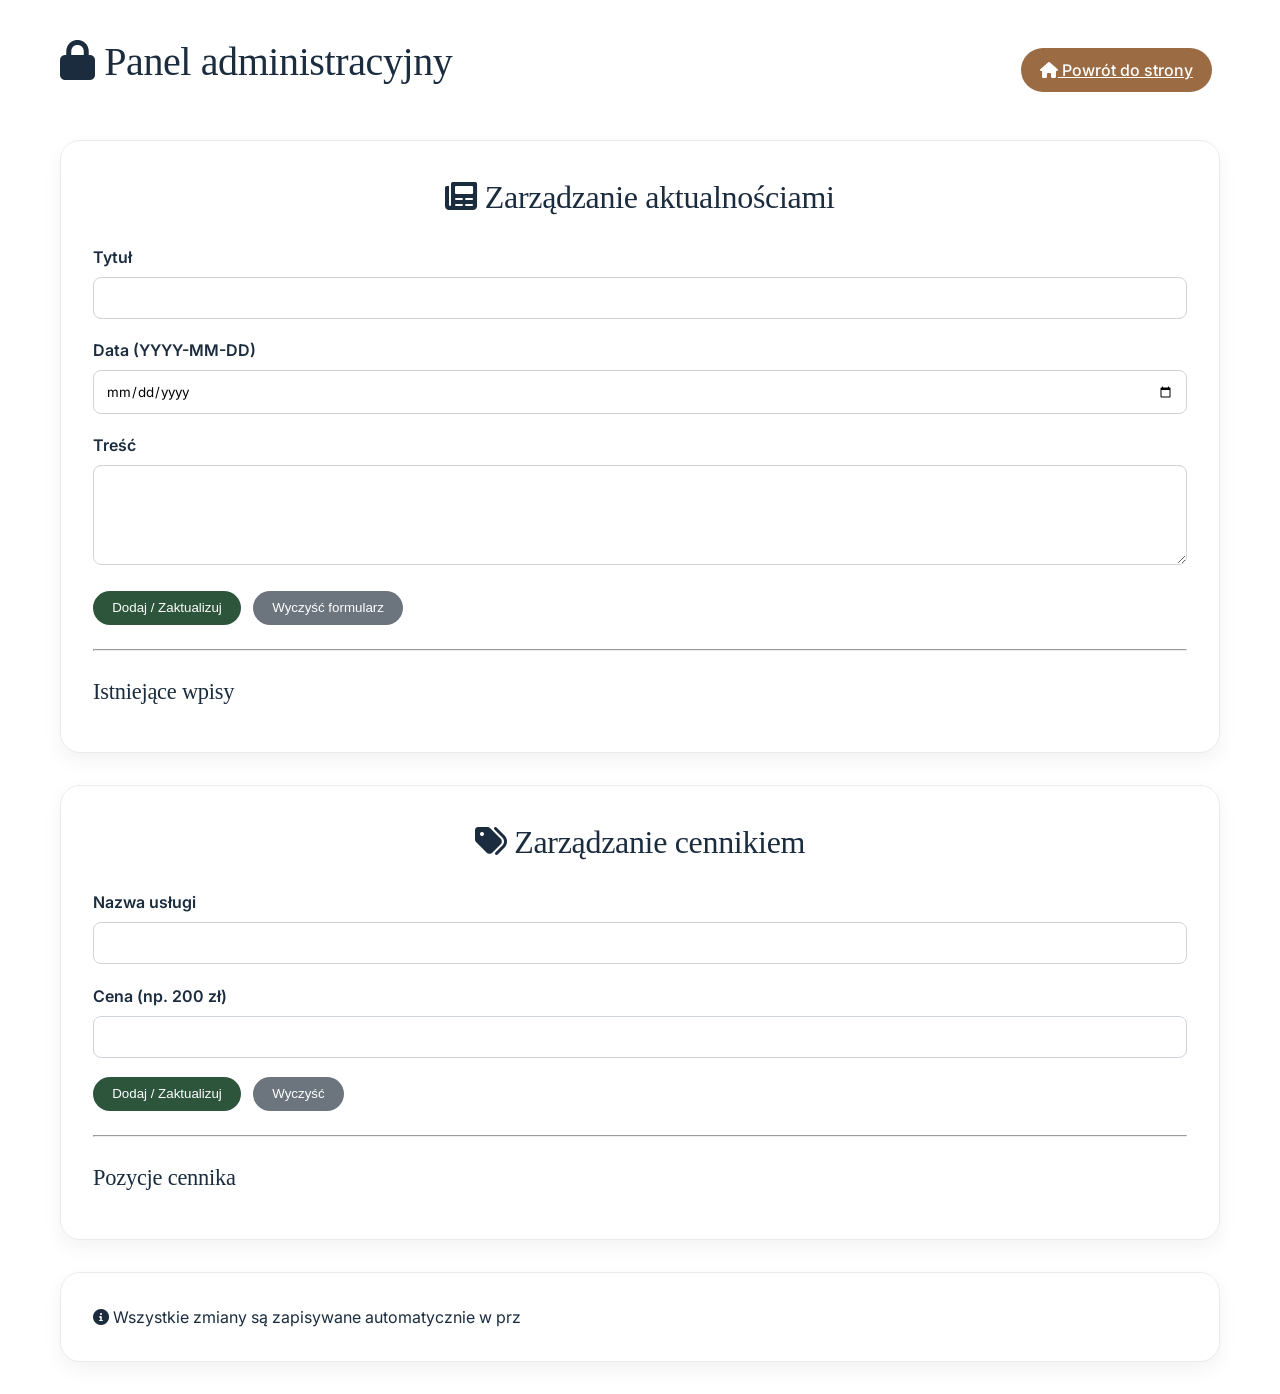
<file: admin.html>
<!DOCTYPE html>
<html lang="pl">
<head>
    <meta charset="UTF-8">
    <meta name="viewport" content="width=device-width, initial-scale=1.0">
    <title>Panel administracyjny | Gabinet Rzymski</title>
    <link rel="stylesheet" href="style.css">
    <link href="https://fonts.googleapis.com/css2?family=Inter:wght@300;400;500;600;700&display=swap" rel="stylesheet">
    <link rel="stylesheet" href="https://cdnjs.cloudflare.com/ajax/libs/font-awesome/6.0.0-beta3/css/all.min.css">
    <style>
        .admin-container {
            max-width: 1200px;
            margin: 2rem auto;
            padding: 0 20px;
        }
        .admin-header {
            display: flex;
            justify-content: space-between;
            align-items: center;
            margin-bottom: 2rem;
            flex-wrap: wrap;
        }
        .admin-card {
            background: white;
            border-radius: 20px;
            padding: 2rem;
            margin-bottom: 2rem;
            box-shadow: 0 8px 20px rgba(0,0,0,0.05);
            border: 1px solid #e9ecef;
        }
        .form-group {
            margin-bottom: 1.2rem;
        }
        label {
            display: block;
            margin-bottom: 0.5rem;
            font-weight: 600;
        }
        input, textarea {
            width: 100%;
            padding: 0.75rem;
            border: 1px solid #ced4da;
            border-radius: 8px;
            font-family: 'Inter', sans-serif;
        }
        textarea {
            min-height: 100px;
        }
        .btn-admin {
            background: #2c553c;
            color: white;
            border: none;
            padding: 0.6rem 1.2rem;
            border-radius: 40px;
            cursor: pointer;
            font-weight: 500;
            margin-right: 0.5rem;
        }
        .btn-danger {
            background: #b34e4e;
        }
        .btn-secondary {
            background: #6c757d;
        }
        .list-item {
            background: #f8f9fa;
            margin-bottom: 0.8rem;
            padding: 1rem;
            border-radius: 12px;
            display: flex;
            justify-content: space-between;
            align-items: center;
            flex-wrap: wrap;
            gap: 10px;
        }
        .item-actions button {
            margin-left: 8px;
            padding: 0.3rem 0.8rem;
            font-size: 0.8rem;
        }
        hr {
            margin: 1.5rem 0;
        }
        .back-link {
            display: inline-block;
            margin-top: 1rem;
            color: #9b6b43;
            text-decoration: none;
        }
    </style>
</head>
<body>
    <div class="admin-container">
        <div class="admin-header">
            <h1><i class="fas fa-lock"></i> Panel administracyjny</h1>
            <a href="index.html" class="btn-admin" style="background:#9b6b43;"><i class="fas fa-home"></i> Powrót do strony</a>
        </div>
        
        <!-- Sekcja Aktualności -->
        <div class="admin-card">
            <h2><i class="fas fa-newspaper"></i> Zarządzanie aktualnościami</h2>
            <form id="newsForm">
                <input type="hidden" id="newsId" value="">
                <div class="form-group">
                    <label>Tytuł</label>
                    <input type="text" id="newsTitle" required>
                </div>
                <div class="form-group">
                    <label>Data (YYYY-MM-DD)</label>
                    <input type="date" id="newsDate" required>
                </div>
                <div class="form-group">
                    <label>Treść</label>
                    <textarea id="newsContent" required></textarea>
                </div>
                <button type="submit" class="btn-admin">Dodaj / Zaktualizuj</button>
                <button type="button" id="clearNewsForm" class="btn-admin btn-secondary">Wyczyść formularz</button>
            </form>
            <hr>
            <h3>Istniejące wpisy</h3>
            <div id="newsListAdmin"></div>
        </div>
        
        <!-- Sekcja Cennik -->
        <div class="admin-card">
            <h2><i class="fas fa-tags"></i> Zarządzanie cennikiem</h2>
            <form id="pricingForm">
                <input type="hidden" id="pricingId" value="">
                <div class="form-group">
                    <label>Nazwa usługi</label>
                    <input type="text" id="pricingName" required>
                </div>
                <div class="form-group">
                    <label>Cena (np. 200 zł)</label>
                    <input type="text" id="pricingPrice" required>
                </div>
                <button type="submit" class="btn-admin">Dodaj / Zaktualizuj</button>
                <button type="button" id="clearPricingForm" class="btn-admin btn-secondary">Wyczyść</button>
            </form>
            <hr>
            <h3>Pozycje cennika</h3>
            <div id="pricingListAdmin"></div>
        </div>
        
        <div class="admin-card">
            <p><i class="fas fa-info-circle"></i> Wszystkie zmiany są zapisywane automatycznie w prz
</file>
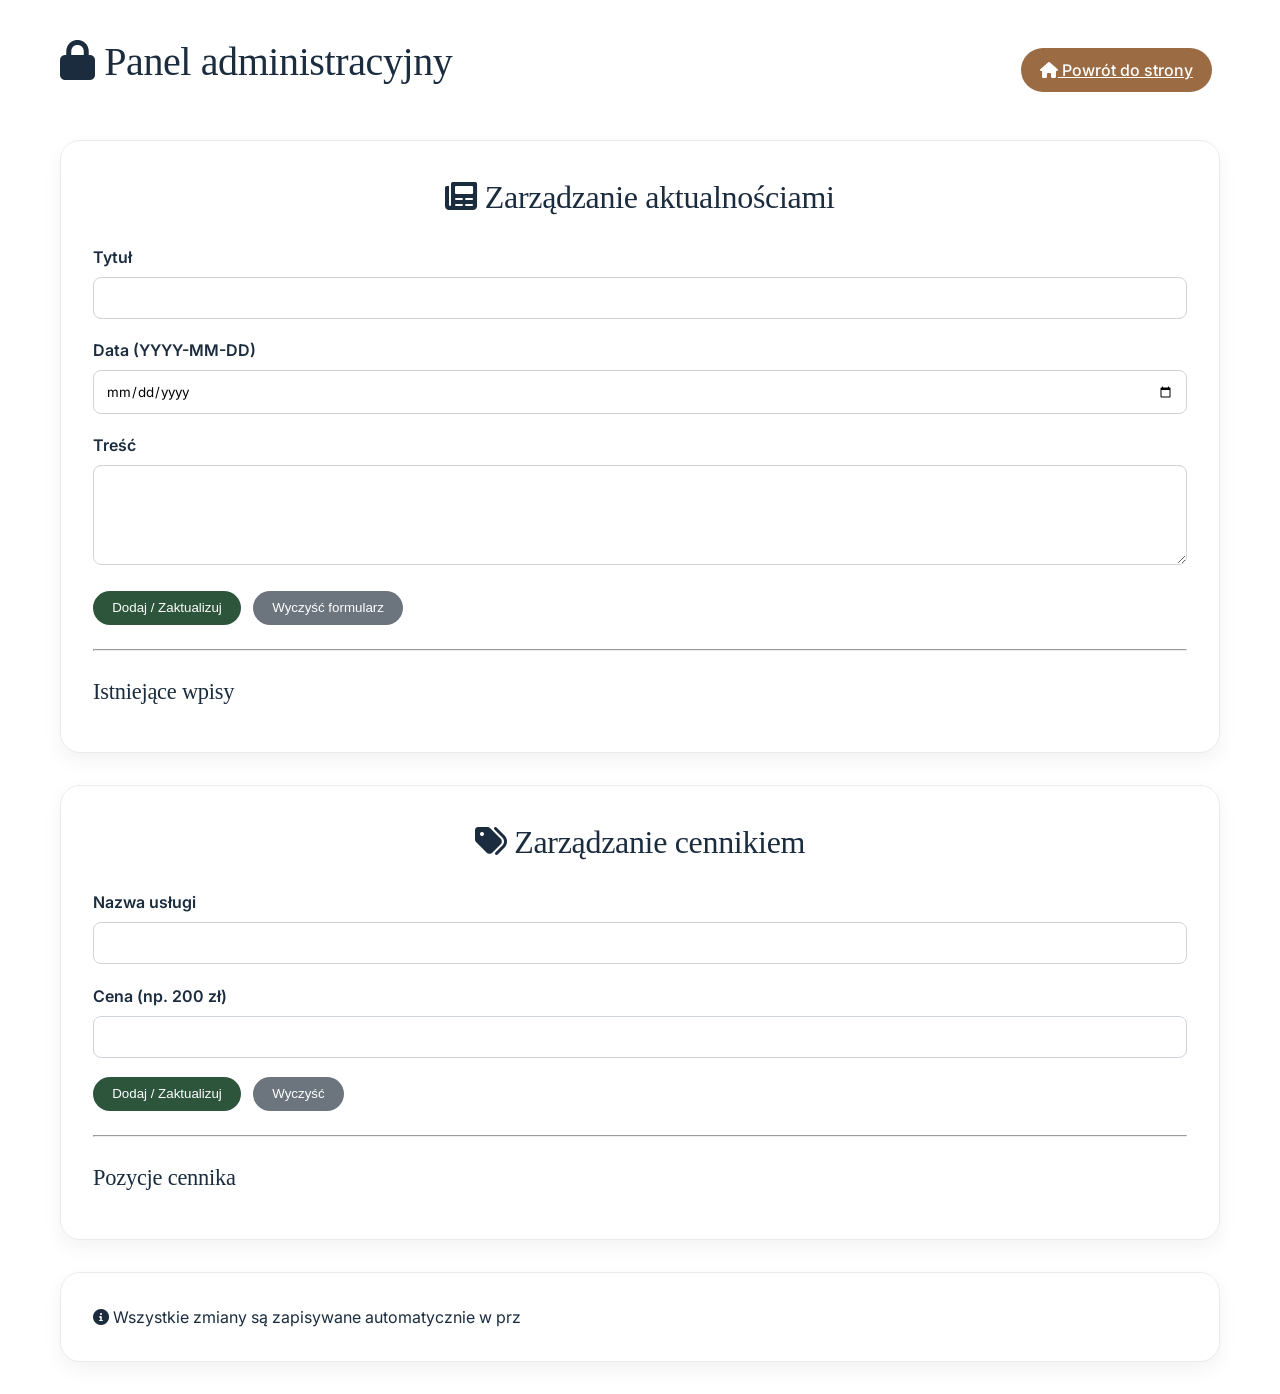
<file: admin.html.html>
<!DOCTYPE html>
<html lang="pl">
<head>
    <meta charset="UTF-8">
    <meta name="viewport" content="width=device-width, initial-scale=1.0">
    <title>Panel administracyjny | Gabinet Rzymski</title>
    <link rel="stylesheet" href="style.css">
    <link href="https://fonts.googleapis.com/css2?family=Inter:wght@300;400;500;600;700&display=swap" rel="stylesheet">
    <link rel="stylesheet" href="https://cdnjs.cloudflare.com/ajax/libs/font-awesome/6.0.0-beta3/css/all.min.css">
    <style>
        .admin-container {
            max-width: 1200px;
            margin: 2rem auto;
            padding: 0 20px;
        }
        .admin-header {
            display: flex;
            justify-content: space-between;
            align-items: center;
            margin-bottom: 2rem;
            flex-wrap: wrap;
        }
        .admin-card {
            background: white;
            border-radius: 20px;
            padding: 2rem;
            margin-bottom: 2rem;
            box-shadow: 0 8px 20px rgba(0,0,0,0.05);
            border: 1px solid #e9ecef;
        }
        .form-group {
            margin-bottom: 1.2rem;
        }
        label {
            display: block;
            margin-bottom: 0.5rem;
            font-weight: 600;
        }
        input, textarea {
            width: 100%;
            padding: 0.75rem;
            border: 1px solid #ced4da;
            border-radius: 8px;
            font-family: 'Inter', sans-serif;
        }
        textarea {
            min-height: 100px;
        }
        .btn-admin {
            background: #2c553c;
            color: white;
            border: none;
            padding: 0.6rem 1.2rem;
            border-radius: 40px;
            cursor: pointer;
            font-weight: 500;
            margin-right: 0.5rem;
        }
        .btn-danger {
            background: #b34e4e;
        }
        .btn-secondary {
            background: #6c757d;
        }
        .list-item {
            background: #f8f9fa;
            margin-bottom: 0.8rem;
            padding: 1rem;
            border-radius: 12px;
            display: flex;
            justify-content: space-between;
            align-items: center;
            flex-wrap: wrap;
            gap: 10px;
        }
        .item-actions button {
            margin-left: 8px;
            padding: 0.3rem 0.8rem;
            font-size: 0.8rem;
        }
        hr {
            margin: 1.5rem 0;
        }
        .back-link {
            display: inline-block;
            margin-top: 1rem;
            color: #9b6b43;
            text-decoration: none;
        }
    </style>
</head>
<body>
    <div class="admin-container">
        <div class="admin-header">
            <h1><i class="fas fa-lock"></i> Panel administracyjny</h1>
            <a href="index.html" class="btn-admin" style="background:#9b6b43;"><i class="fas fa-home"></i> Powrót do strony</a>
        </div>
        
        <!-- Sekcja Aktualności -->
        <div class="admin-card">
            <h2><i class="fas fa-newspaper"></i> Zarządzanie aktualnościami</h2>
            <form id="newsForm">
                <input type="hidden" id="newsId" value="">
                <div class="form-group">
                    <label>Tytuł</label>
                    <input type="text" id="newsTitle" required>
                </div>
                <div class="form-group">
                    <label>Data (YYYY-MM-DD)</label>
                    <input type="date" id="newsDate" required>
                </div>
                <div class="form-group">
                    <label>Treść</label>
                    <textarea id="newsContent" required></textarea>
                </div>
                <button type="submit" class="btn-admin">Dodaj / Zaktualizuj</button>
                <button type="button" id="clearNewsForm" class="btn-admin btn-secondary">Wyczyść formularz</button>
            </form>
            <hr>
            <h3>Istniejące wpisy</h3>
            <div id="newsListAdmin"></div>
        </div>
        
        <!-- Sekcja Cennik -->
        <div class="admin-card">
            <h2><i class="fas fa-tags"></i> Zarządzanie cennikiem</h2>
            <form id="pricingForm">
                <input type="hidden" id="pricingId" value="">
                <div class="form-group">
                    <label>Nazwa usługi</label>
                    <input type="text" id="pricingName" required>
                </div>
                <div class="form-group">
                    <label>Cena (np. 200 zł)</label>
                    <input type="text" id="pricingPrice" required>
                </div>
                <button type="submit" class="btn-admin">Dodaj / Zaktualizuj</button>
                <button type="button" id="clearPricingForm" class="btn-admin btn-secondary">Wyczyść</button>
            </form>
            <hr>
            <h3>Pozycje cennika</h3>
            <div id="pricingListAdmin"></div>
        </div>
        
        <div class="admin-card">
            <p><i class="fas fa-info-circle"></i> Wszystkie zmiany są zapisywane automatycznie w prz
</file>
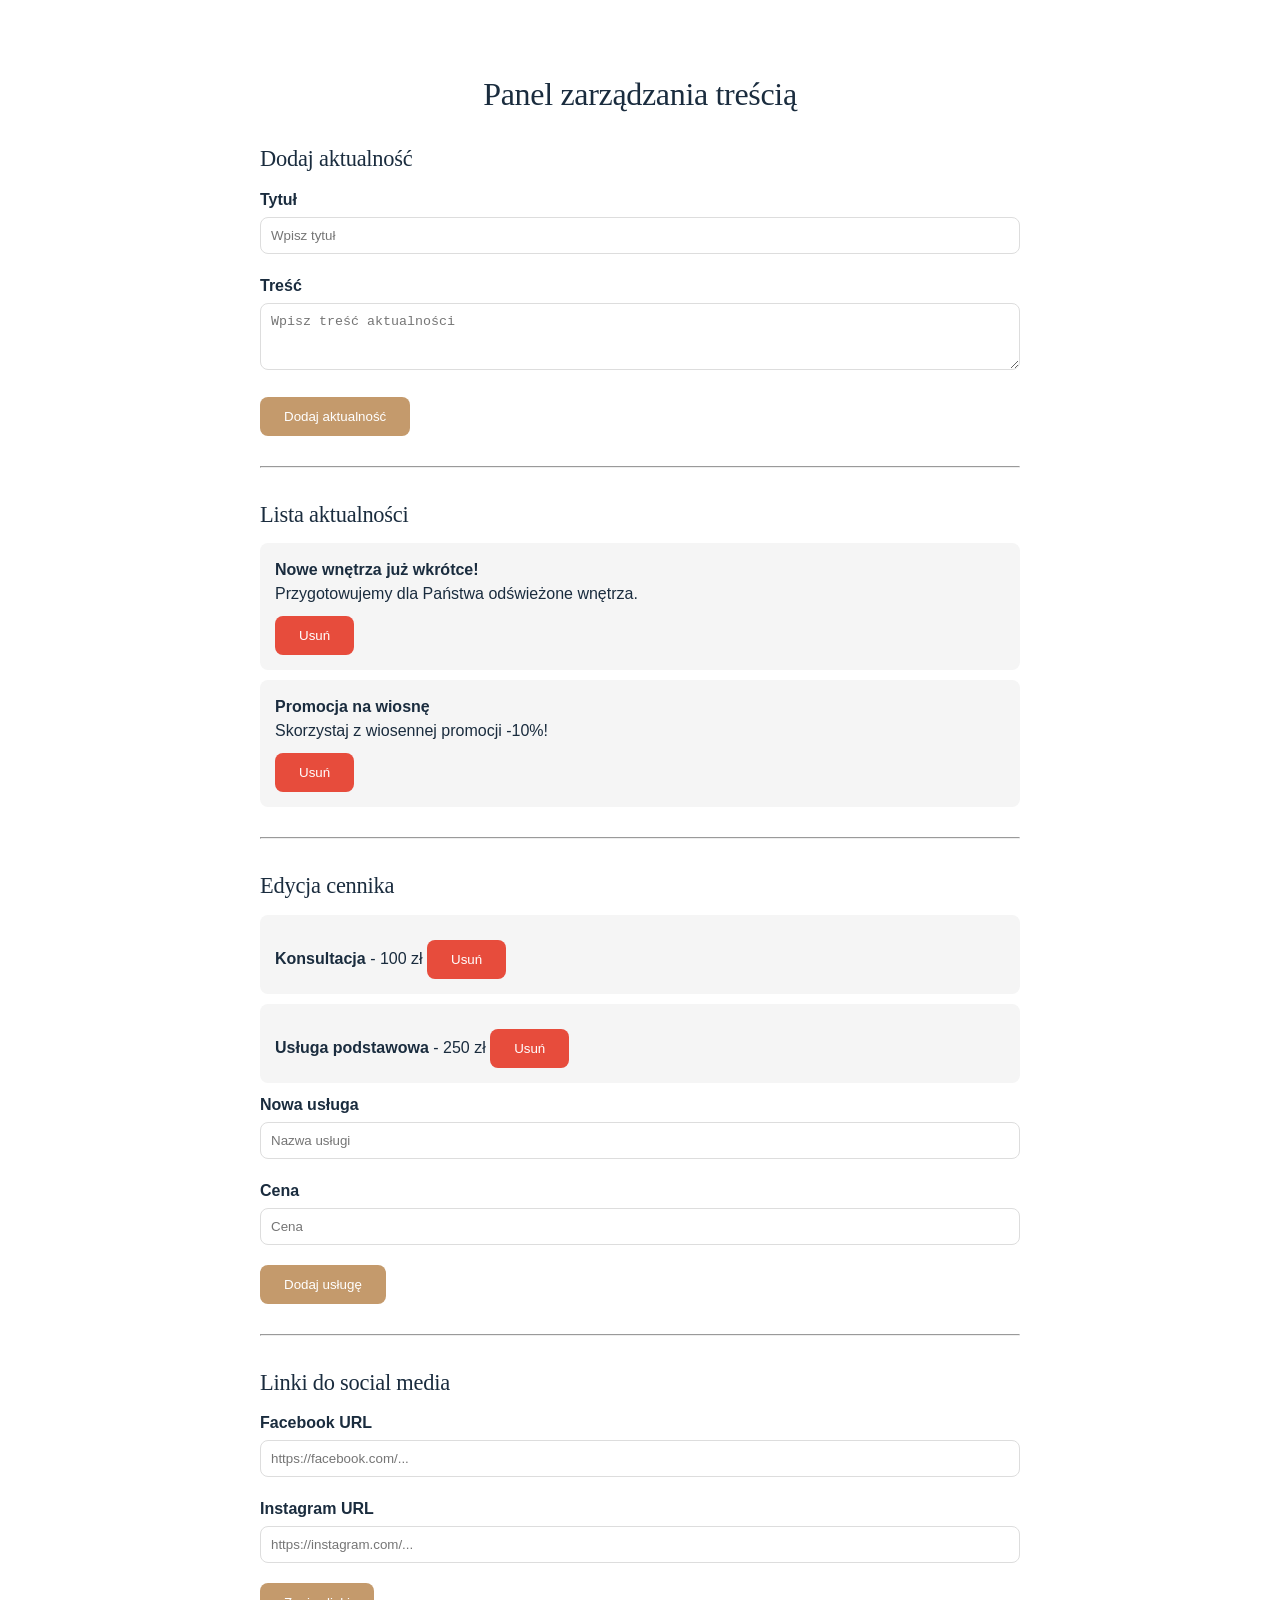
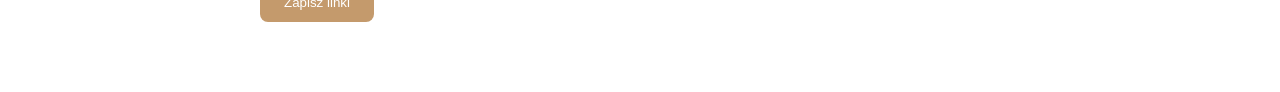
<file: deepseek_html_20260330_f9ea7d.html>
<!DOCTYPE html>
<html lang="pl">
<head>
    <meta charset="UTF-8">
    <meta name="viewport" content="width=device-width, initial-scale=1.0">
    <title>Panel zarządzania - Rzymski.eu</title>
    <link rel="stylesheet" href="style.css">
    <style>
        .admin-panel {
            max-width: 800px;
            margin: 50px auto;
            padding: 20px;
            background: #fff;
            border-radius: 12px;
        }
        .form-group {
            margin-bottom: 20px;
        }
        label {
            display: block;
            font-weight: bold;
            margin-bottom: 5px;
        }
        input, textarea {
            width: 100%;
            padding: 10px;
            border: 1px solid #ddd;
            border-radius: 8px;
        }
        button {
            background: #c49a6c;
            color: #fff;
            border: none;
            padding: 12px 24px;
            border-radius: 8px;
            cursor: pointer;
        }
        button:hover {
            background: #a87b4e;
        }
        .aktualnosc-item {
            background: #f5f5f5;
            padding: 15px;
            margin-bottom: 10px;
            border-radius: 8px;
        }
        .delete-btn {
            background: #e74c3c;
            margin-top: 10px;
        }
        .info {
            background: #d4edda;
            color: #155724;
            padding: 10px;
            border-radius: 8px;
            margin-bottom: 20px;
        }
    </style>
</head>
<body>
    <div class="admin-panel">
        <h2>Panel zarządzania treścią</h2>
        
        <div id="komunikat" class="info" style="display:none;"></div>
        
        <h3>Dodaj aktualność</h3>
        <div class="form-group">
            <label>Tytuł</label>
            <input type="text" id="tytul" placeholder="Wpisz tytuł">
        </div>
        <div class="form-group">
            <label>Treść</label>
            <textarea id="tresc" rows="3" placeholder="Wpisz treść aktualności"></textarea>
        </div>
        <button onclick="dodajAktualnosc()">Dodaj aktualność</button>
        
        <hr style="margin: 30px 0;">
        
        <h3>Lista aktualności</h3>
        <div id="lista-aktualnosci"></div>
        
        <hr style="margin: 30px 0;">
        
        <h3>Edycja cennika</h3>
        <div id="lista-cennik"></div>
        <div class="form-group">
            <label>Nowa usługa</label>
            <input type="text" id="nowa-usluga" placeholder="Nazwa usługi">
        </div>
        <div class="form-group">
            <label>Cena</label>
            <input type="text" id="nowa-cena" placeholder="Cena">
        </div>
        <button onclick="dodajUsluge()">Dodaj usługę</button>
        
        <hr style="margin: 30px 0;">
        
        <h3>Linki do social media</h3>
        <div class="form-group">
            <label>Facebook URL</label>
            <input type="text" id="fb-url" placeholder="https://facebook.com/...">
        </div>
        <div class="form-group">
            <label>Instagram URL</label>
            <input type="text" id="ig-url" placeholder="https://instagram.com/...">
        </div>
        <button onclick="zapiszSocial()">Zapisz linki</button>
    </div>
    
    <script>
        let aktualnosci = [];
        let cennik = [];
        
        function pobierzDane() {
            const saved = localStorage.getItem('rzymski_aktualnosci');
            if (saved) aktualnosci = JSON.parse(saved);
            else aktualnosci = [
                { tytul: "Nowe wnętrza już wkrótce!", tresc: "Przygotowujemy dla Państwa odświeżone wnętrza." },
                { tytul: "Promocja na wiosnę", tresc: "Skorzystaj z wiosennej promocji -10%!" }
            ];
            
            const savedCennik = localStorage.getItem('rzymski_cennik');
            if (savedCennik) cennik = JSON.parse(savedCennik);
            else cennik = [
                { usluga: "Konsultacja", cena: "100 zł" },
                { usluga: "Usługa podstawowa", cena: "250 zł" }
            ];
            
            wyswietlAktualnosci();
            wyswietlCennik();
        }
        
        function wyswietlAktualnosci() {
            const container = document.getElementById('lista-aktualnosci');
            if (!container) return;
            
            if (aktualnosci.length === 0) {
                container.innerHTML = '<p>Brak aktualności</p>';
                return;
            }
            
            let html = '';
            aktualnosci.forEach((akt, index) => {
                html += `
                    <div class="aktualnosc-item">
                        <strong>${akt.tytul}</strong>
                        <p>${akt.tresc}</p>
                        <button class="delete-btn" onclick="usunAktualnosc(${index})">Usuń</button>
                    </div>
                `;
            });
            container.innerHTML = html;
        }
        
        function wyswietlCennik() {
            const container = document.getElementById('lista-cennik');
            if (!container) return;
            
            if (cennik.length === 0) {
                container.innerHTML = '<p>Brak usług</p>';
                return;
            }
            
            let html = '';
            cennik.forEach((usl, index) => {
                html += `
                    <div class="aktualnosc-item">
                        <strong>${usl.usluga}</strong> - ${usl.cena}
                        <button class="delete-btn" onclick="usunUsluge(${index})">Usuń</button>
                    </div>
                `;
            });
            container.innerHTML = html;
        }
        
        function dodajAktualnosc() {
            const tytul = document.getElementById('tytul').value;
            const tresc = document.getElementById('tresc').value;
            
            if (!tytul || !tresc) {
                pokazKomunikat('Wypełnij wszystkie pola', 'error');
                return;
            }
            
            aktualnosci.unshift({ tytul, tresc });
            localStorage.setItem('rzymski_aktualnosci', JSON.stringify(aktualnosci));
            
            document.getElementById('tytul').value = '';
            document.getElementById('tresc').value = '';
            
            wyswietlAktualnosci();
            pokazKomunikat('Dodano aktualność!', 'success');
            
            // Synchronizacja z główną stroną
            if (window.opener) {
                window.opener.location.reload();
            }
        }
        
        function usunAktualnosc(index) {
            aktualnosci.splice(index, 1);
            localStorage.setItem('rzymski_aktualnosci', JSON.stringify(aktualnosci));
            wyswietlAktualnosci();
            pokazKomunikat('Usunięto aktualność', 'success');
        }
        
        function dodajUsluge() {
            const usluga = document.getElementById('nowa-usluga').value;
            const cena = document.getElementById('nowa-cena').value;
            
            if (!usluga || !cena) {
                pokazKomunikat('Wypełnij wszystkie pola', 'error');
                return;
            }
            
            cennik.push({ usluga, cena });
            localStorage.setItem('rzymski_cennik', JSON.stringify(cennik));
            
            document.getElementById('nowa-usluga').value = '';
            document.getElementById('nowa-cena').value = '';
            
            wyswietlCennik();
            pokazKomunikat('Dodano usługę!', 'success');
        }
        
        function usunUsluge(index) {
            cennik.splice(index, 1);
            localStorage.setItem('rzymski_cennik', JSON.stringify(cennik));
            wyswietlCennik();
            pokazKomunikat('Usunięto usługę', 'success');
        }
        
        function zapiszSocial() {
            const fb = document.getElementById('fb-url').value;
            const ig = document.getElementById('ig-url').value;
            
            localStorage.setItem('rzymski_fb', fb);
            localStorage.setItem('rzymski_ig', ig);
            
            pokazKomunikat('Zapisano linki do social media!', 'success');
        }
        
        function pokazKomunikat(msg, type) {
            const kom = document.getElementById('komunikat');
            kom.textContent = msg;
            kom.style.display = 'block';
            kom.style.backgroundColor = type === 'error' ? '#f8d7da' : '#d4edda';
            kom.style.color = type === 'error' ? '#721c24' : '#155724';
            
            setTimeout(() => {
                kom.style.display = 'none';
            }, 3000);
        }
        
        pobierzDane();
        
        // Wczytaj zapisane linki social
        document.getElementById('fb-url').value = localStorage.getItem('rzymski_fb') || '';
        document.getElementById('ig-url').value = localStorage.getItem('rzymski_ig') || '';
    </script>
</body>
</html>
</file>
<file: style.css>
/* Reset & Base */
* {
    margin: 0;
    padding: 0;
    box-sizing: border-box;
}

body {
    font-family: 'Inter', sans-serif;
    color: #1a2c3e;
    background-color: #ffffff;
    line-height: 1.5;
    font-size: 16px;
}

.container {
    max-width: 1200px;
    margin: 0 auto;
    padding: 0 24px;
}

/* Typografia */
h1, h2, h3, h4 {
    font-family: 'Playfair Display', serif;
    font-weight: 500;
    letter-spacing: -0.01em;
}

h1 {
    font-size: 2.5rem;
    margin-bottom: 1rem;
}

h2 {
    font-size: 2rem;
    margin-bottom: 1.5rem;
    text-align: center;
}

h3 {
    font-size: 1.4rem;
    margin-bottom: 0.75rem;
}

.section-divider {
    width: 80px;
    height: 3px;
    background: #9b6b43;
    margin: 0 auto 1.5rem auto;
}

.section-header p {
    text-align: center;
    color: #4a627a;
    max-width: 700px;
    margin: 0 auto 2rem auto;
}

/* Header */
.header {
    background: white;
    box-shadow: 0 2px 15px rgba(0,0,0,0.05);
    position: sticky;
    top: 0;
    z-index: 1000;
    backdrop-filter: blur(8px);
    background: rgba(255,255,255,0.95);
}

.header-container {
    display: flex;
    justify-content: space-between;
    align-items: center;
    padding: 1rem 24px;
}

.logo a {
    display: flex;
    align-items: center;
    text-decoration: none;
    gap: 12px;
}

.logo-img {
    height: 50px;
    width: auto;
}

.logo-text {
    line-height: 1.2;
}

.logo-name {
    font-family: 'Playfair Display', serif;
    font-size: 1.4rem;
    font-weight: 600;
    color: #2c553c;
    display: block;
}

.logo-title {
    font-size: 0.75rem;
    color: #7f8c8d;
    letter-spacing: 0.3px;
}

.nav-list {
    display: flex;
    list-style: none;
    gap: 2rem;
}

.nav-link {
    text-decoration: none;
    font-weight: 500;
    color: #1a2c3e;
    transition: color 0.2s;
    font-size: 0.95rem;
}

.nav-link:hover {
    color: #9b6b43;
}

.mobile-menu-btn {
    display: none;
    background: none;
    border: none;
    font-size: 1.5rem;
    cursor: pointer;
    color: #1a2c3e;
}

/* Hero */
.hero {
    position: relative;
    height: 70vh;
    min-height: 500px;
    overflow: hidden;
}

.hero-image-placeholder {
    width: 100%;
    height: 100%;
}

.hero-img {
    width: 100%;
    height: 100%;
    object-fit: cover;
}

.hero-overlay {
    position: absolute;
    top: 0;
    left: 0;
    width: 100%;
    height: 100%;
    background: linear-gradient(135deg, rgba(0,0,0,0.5) 0%, rgba(0,0,0,0.2) 100%);
    display: flex;
    align-items: center;
}

.hero-content {
    color: white;
    text-shadow: 0 2px 4px rgba(0,0,0,0.2);
    max-width: 800px;
}

.hero-name {
    font-size: 2rem;
    font-weight: 600;
    font-family: 'Playfair Display', serif;
    margin: 0.5rem 0;
}

.hero-sub {
    font-size: 1.2rem;
    opacity: 0.9;
}

/* Sekcje ogólne */
.section {
    padding: 5rem 0;
}

/* About */
.about-grid {
    display: grid;
    grid-template-columns: 1fr 0.8fr;
    gap: 3rem;
    align-items: center;
}

.about-text p {
    margin-bottom: 1rem;
    color: #2c3e4e;
}

.about-image-placeholder img,
.contact-image-placeholder img {
    width: 100%;
    border-radius: 12px;
    box-shadow: 0 12px 30px rgba(0,0,0,0.1);
    object-fit: cover;
    height: auto;
    aspect-ratio: 3/4;
}

/* Usługi */
.services {
    background-color: #f8f5f0;
}

.services-grid {
    display: grid;
    grid-template-columns: repeat(auto-fit, minmax(300px, 1fr));
    gap: 2rem;
    margin-top: 2rem;
}

.service-card {
    background: white;
    padding: 2rem;
    border-radius: 20px;
    transition: transform 0.2s, box-shadow 0.2s;
    text-align: center;
    box-shadow: 0 4px 12px rgba(0,0,0,0.05);
}

.service-card:hover {
    transform: translateY(-5px);
    box-shadow: 0 12px 24px rgba(0,0,0,0.1);
}

.service-card i {
    font-size: 2.5rem;
    color: #9b6b43;
    margin-bottom: 1rem;
}

.service-card h3 {
    font-family: 'Inter', sans-serif;
    font-weight: 600;
    font-size: 1.3rem;
}

/* Cytat */
.quote {
    background: #eae2d7;
    text-align: center;
}

.quote-inner i {
    font-size: 2.8rem;
    color: #9b6b43;
    margin-bottom: 1rem;
    opacity: 0.7;
}

.quote-inner p {
    font-size: 1.8rem;
    font-family: 'Playfair Display', serif;
    font-style: italic;
    color: #2c553c;
}

/* Aktualności (grid) */
.news-grid, .pricing-grid {
    display: grid;
    grid-template-columns: repeat(auto-fill, minmax(300px, 1fr));
    gap: 2rem;
    margin: 2rem 0;
}

.news-card, .pricing-item {
    background: white;
    border-radius: 12px;
    padding: 1.5rem;
    box-shadow: 0 4px 12px rgba(0,0,0,0.05);
    border-left: 4px solid #9b6b43;
}

.news-date {
    font-size: 0.8rem;
    color: #9b6b43;
    font-weight: 600;
    margin-bottom: 0.5rem;
}

.pricing-item {
    display: flex;
    justify-content: space-between;
    align-items: baseline;
    flex-wrap: wrap;
}

.pricing-name {
    font-weight: 600;
    font-size: 1.1rem;
}

.pricing-price {
    color: #2c553c;
    font-weight: 700;
    font-size: 1.2rem;
}

/* Kontakt */
.contact-grid {
    display: grid;
    grid-template-columns: 1fr 1fr;
    gap: 3rem;
    align-items: center;
}

.contact-info p {
    margin-bottom: 1rem;
    display: flex;
    align-items: center;
    gap: 12px;
}

.contact-info i {
    width: 24px;
    color: #9b6b43;
    font-size: 1.2rem;
}

.social-links {
    margin-top: 1.5rem;
    display: flex;
    gap: 1rem;
}

.social-icon {
    background: #e9ecef;
    width: 40px;
    height: 40px;
    border-radius: 50%;
    display: inline-flex;
    align-items: center;
    justify-content: center;
    transition: 0.2s;
    color: #1a2c3e;
    text-decoration: none;
}

.social-icon:hover {
    background: #9b6b43;
    color: white;
}

/* Przyciski */
.btn {
    display: inline-block;
    padding: 0.8rem 1.8rem;
    border-radius: 40px;
    text-decoration: none;
    font-weight: 500;
    transition: 0.2s;
    cursor: pointer;
}

.btn-primary {
    background: #2c553c;
    color: white;
    border: 1px solid #2c553c;
}

.btn-primary:hover {
    background: #1e3e2c;
}

.btn-outline {
    border: 1px solid #9b6b43;
    color: #9b6b43;
    background: transparent;
}

.btn-outline:hover {
    background: #9b6b43;
    color: white;
}

.text-center {
    text-align: center;
    margin-top: 1rem;
}

/* Footer */
.footer {
    background: #1e2f3a;
    color: #cddde9;
    text-align: center;
    padding: 2rem 0;
    margin-top: 2rem;
}

.footer a {
    color: #e9c9a5;
    text-decoration: none;
}

/* Responsywność */
@media (max-width: 768px) {
    .nav-menu {
        position: relative;
    }
    
    .nav-list {
        display: none;
        position: absolute;
        top: 100%;
        right: 0;
        background: white;
        flex-direction: column;
        width: 220px;
        padding: 1rem;
        gap: 1rem;
        box-shadow: 0 8px 20px rgba(0,0,0,0.1);
        border-radius: 12px;
        z-index: 1000;
    }
    
    .nav-list.active {
        display: flex;
    }
    
    .mobile-menu-btn {
        display: block;
    }
    
    .about-grid, .contact-grid {
        grid-template-columns: 1fr;
        gap: 2rem;
    }
    
    h1 {
        font-size: 1.8rem;
    }
    
    .hero-name {
        font-size: 1.4rem;
    }
    
    .hero {
        height: 50vh;
    }
    
    .section {
        padding: 3rem 0;
    }
    
    .quote-inner p {
        font-size: 1.3rem;
    }
    
    .services-grid {
        grid-template-columns: 1fr;
    }
}
</file>
